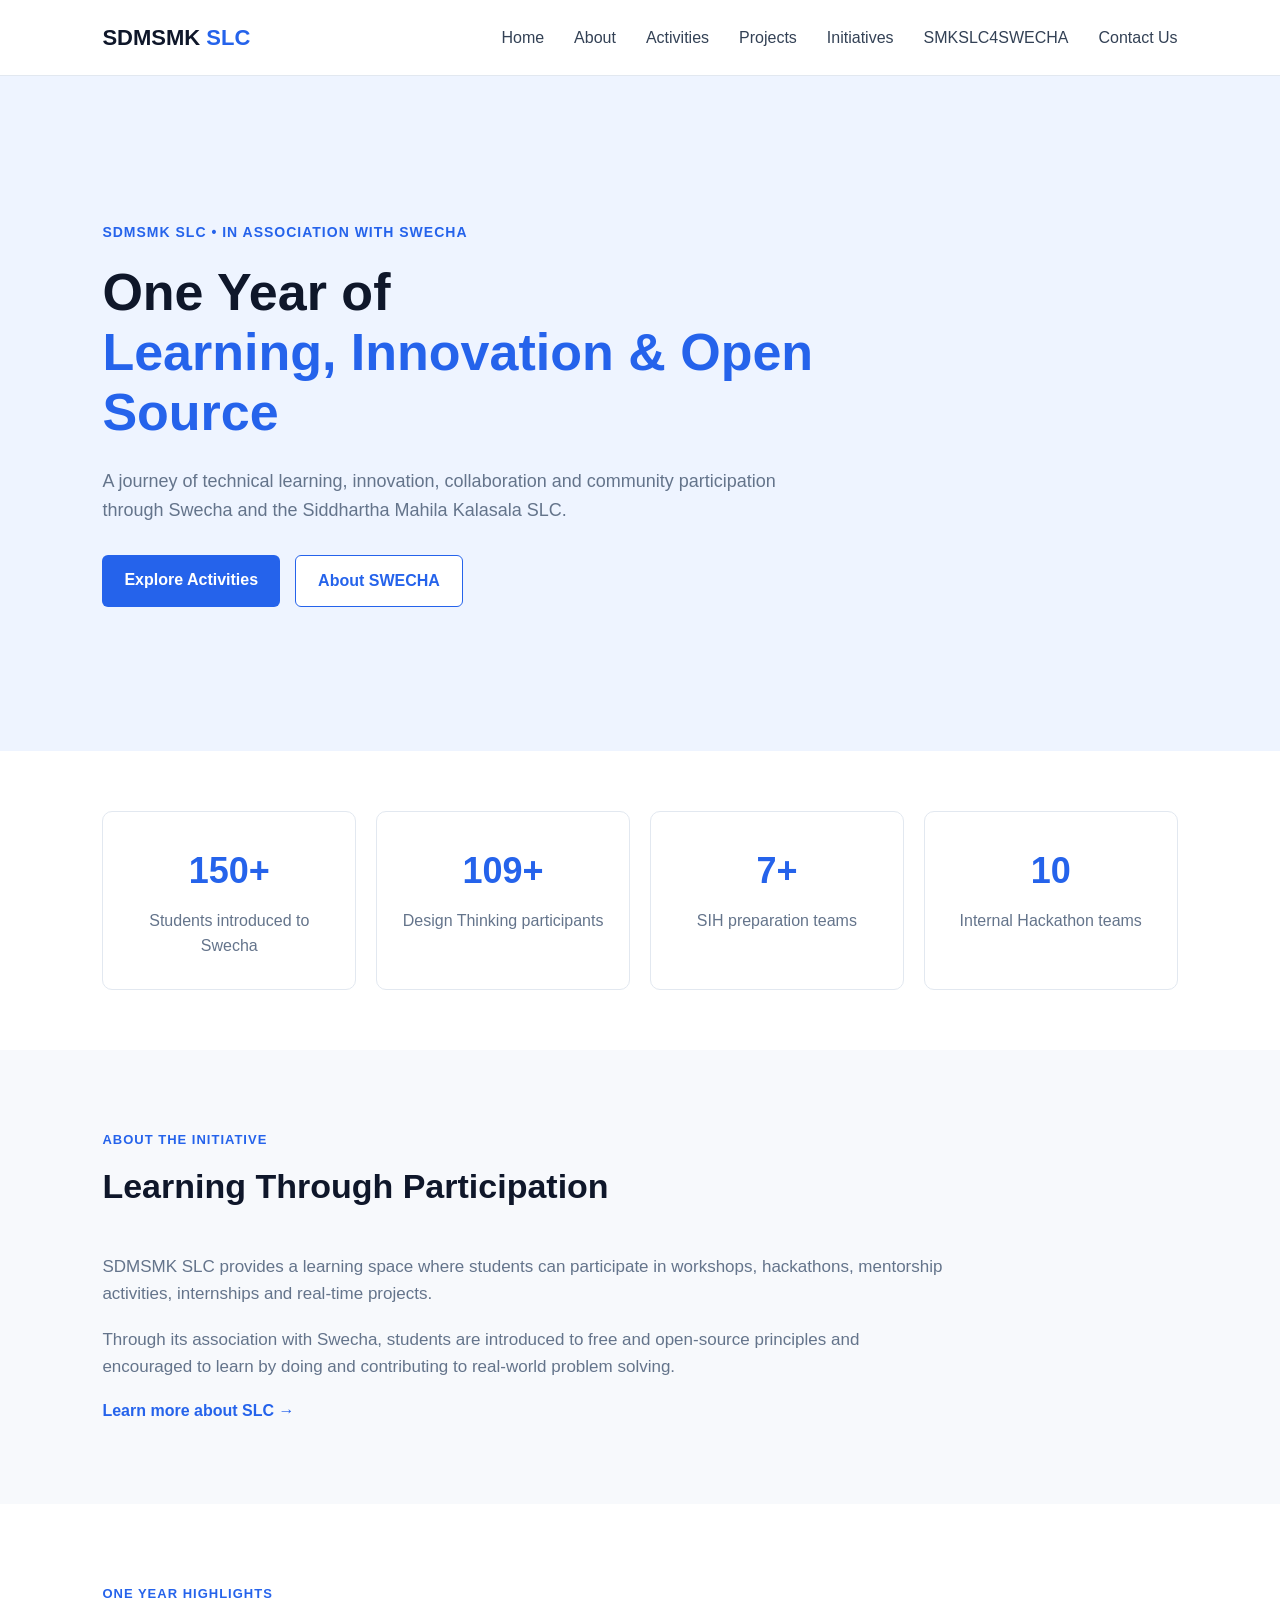
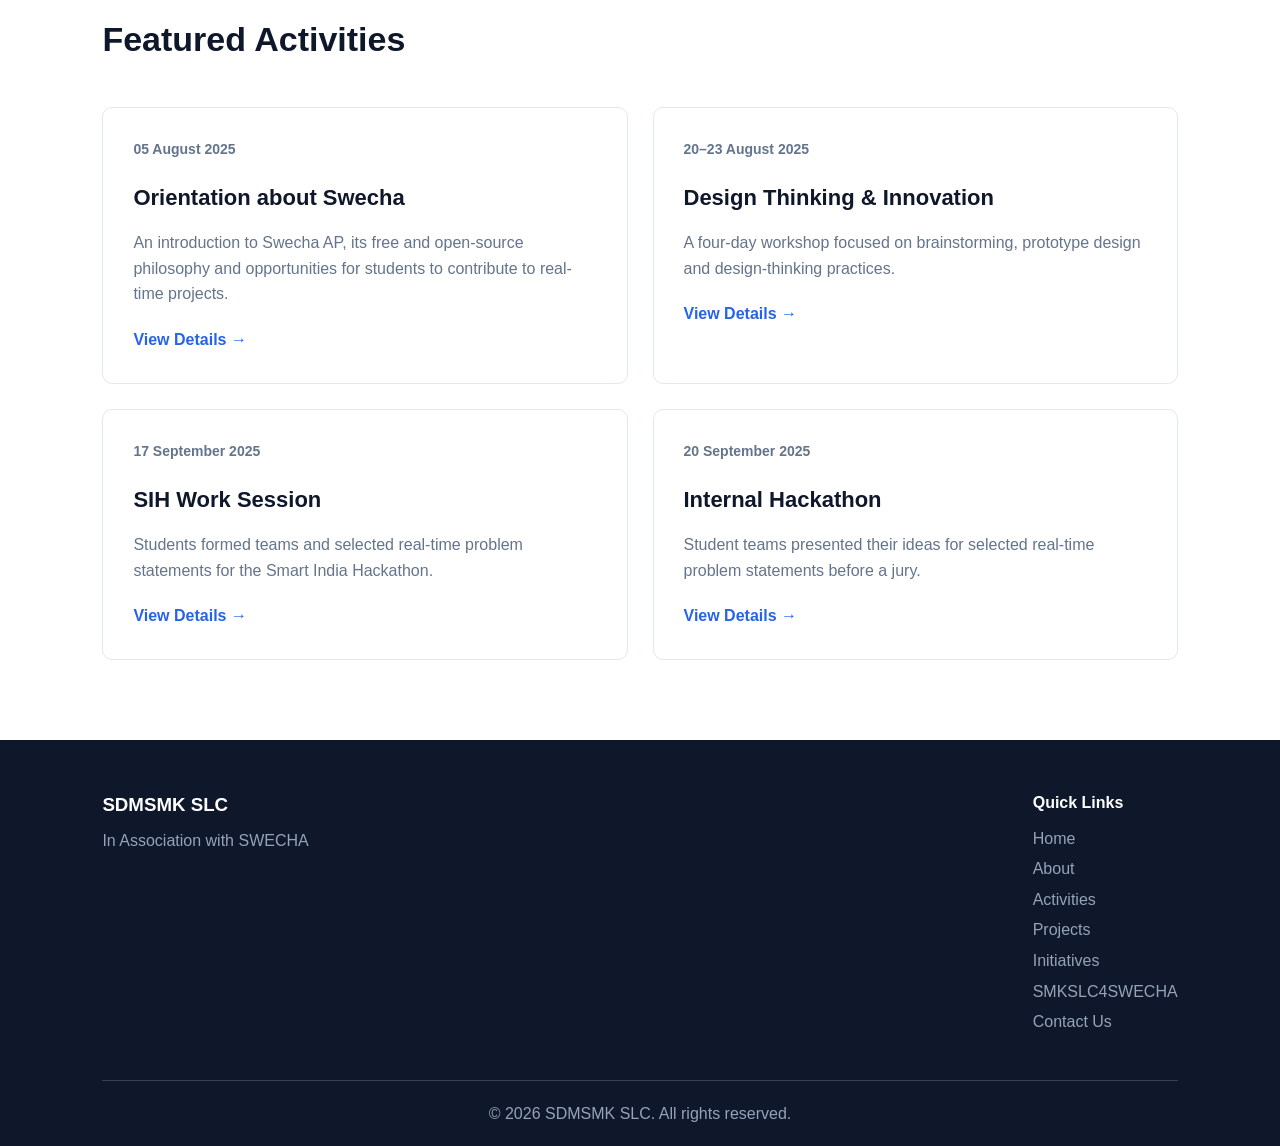
<file: index.html>
<!DOCTYPE html>
<html lang="en">
<head>
<meta charset="UTF-8">
<meta name="viewport" content="width=device-width, initial-scale=1.0">
<title>SDMSMK SLC | SWECHA</title>
<link rel="stylesheet" href="style.css">
</head>
<body>
<header><nav class="navbar">
<div class="logo">SDMSMK <span>SLC</span></div>
<ul class="nav-links">
<li><a href="index.html">Home</a></li><li><a href="about.html">About</a></li>
<li><a href="activities.html">Activities</a></li><li><a href="projects.html">Projects</a></li><li><a href="initiatives.html">Initiatives</a></li><li><a href="smkslc4swecha.html">SMKSLC4SWECHA</a></li><li><a href="contact.html">Contact Us</a></li>
</ul>
</nav></header>
<main>
<section class="hero"><div class="hero-content">
<p class="hero-small-text">SDMSMK SLC • IN ASSOCIATION WITH SWECHA</p>
<h1>One Year of <span>Learning, Innovation & Open Source</span></h1>
<p class="hero-description">A journey of technical learning, innovation, collaboration and community participation through Swecha and the Siddhartha Mahila Kalasala SLC.</p>
<div class="hero-buttons"><a href="activities.html" class="btn primary-btn">Explore Activities</a><a href="about.html" class="btn secondary-btn">About SWECHA</a></div>
</div></section>
<section class="statistics">
<div class="stat-card"><h2>150+</h2><p>Students introduced to Swecha</p></div>
<div class="stat-card"><h2>109+</h2><p>Design Thinking participants</p></div>
<div class="stat-card"><h2>7+</h2><p>SIH preparation teams</p></div>
<div class="stat-card"><h2>10</h2><p>Internal Hackathon teams</p></div>
</section>
<section class="introduction"><div class="section-heading"><p>ABOUT THE INITIATIVE</p><h2>Learning Through Participation</h2></div>
<div class="intro-content"><p>SDMSMK SLC provides a learning space where students can participate in workshops, hackathons, mentorship activities, internships and real-time projects.</p>
<p>Through its association with Swecha, students are introduced to free and open-source principles and encouraged to learn by doing and contributing to real-world problem solving.</p>
<a href="about.html" class="text-link">Learn more about SLC →</a></div></section>
<section class="activities-preview"><div class="section-heading"><p>ONE YEAR HIGHLIGHTS</p><h2>Featured Activities</h2></div>
<div class="activity-grid">
<article class="activity-card"><p class="activity-date">05 August 2025</p><h3>Orientation about Swecha</h3><p>An introduction to Swecha AP, its free and open-source philosophy and opportunities for students to contribute to real-time projects.</p><a href="activities.html">View Details →</a></article>
<article class="activity-card"><p class="activity-date">20–23 August 2025</p><h3>Design Thinking & Innovation</h3><p>A four-day workshop focused on brainstorming, prototype design and design-thinking practices.</p><a href="activities.html">View Details →</a></article>
<article class="activity-card"><p class="activity-date">17 September 2025</p><h3>SIH Work Session</h3><p>Students formed teams and selected real-time problem statements for the Smart India Hackathon.</p><a href="activities.html">View Details →</a></article>
<article class="activity-card"><p class="activity-date">20 September 2025</p><h3>Internal Hackathon</h3><p>Student teams presented their ideas for selected real-time problem statements before a jury.</p><a href="activities.html">View Details →</a></article>
</div></section>
</main>
<footer><div class="footer-content"><div><h3>SDMSMK SLC</h3><p>In Association with SWECHA</p></div><div><h4>Quick Links</h4><a href="index.html">Home</a><a href="about.html">About</a><a href="activities.html">Activities</a><a href="projects.html">Projects</a><a href="initiatives.html">Initiatives</a><a href="smkslc4swecha.html">SMKSLC4SWECHA</a><a href="contact.html">Contact Us</a></div></div>
<div class="copyright"><p>© 2026 SDMSMK SLC. All rights reserved.</p></div></footer>
</body></html>
</file>
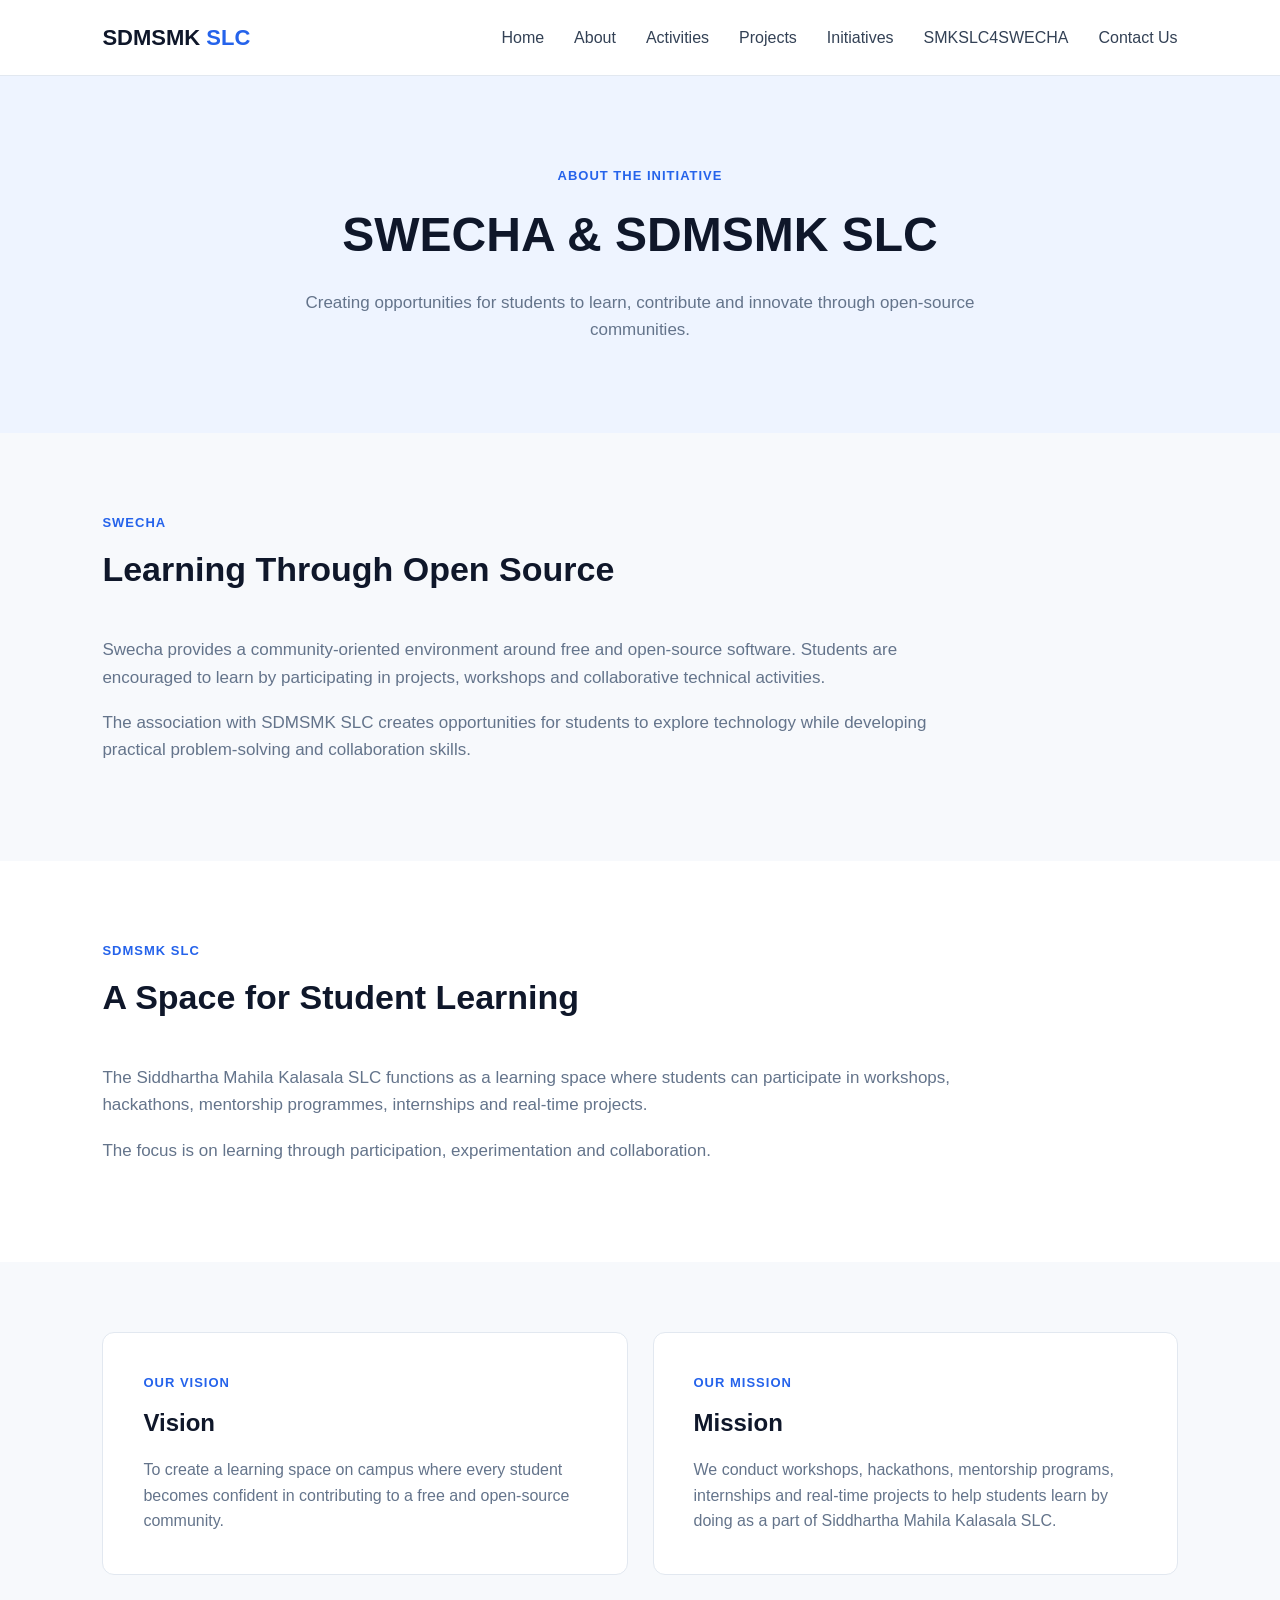
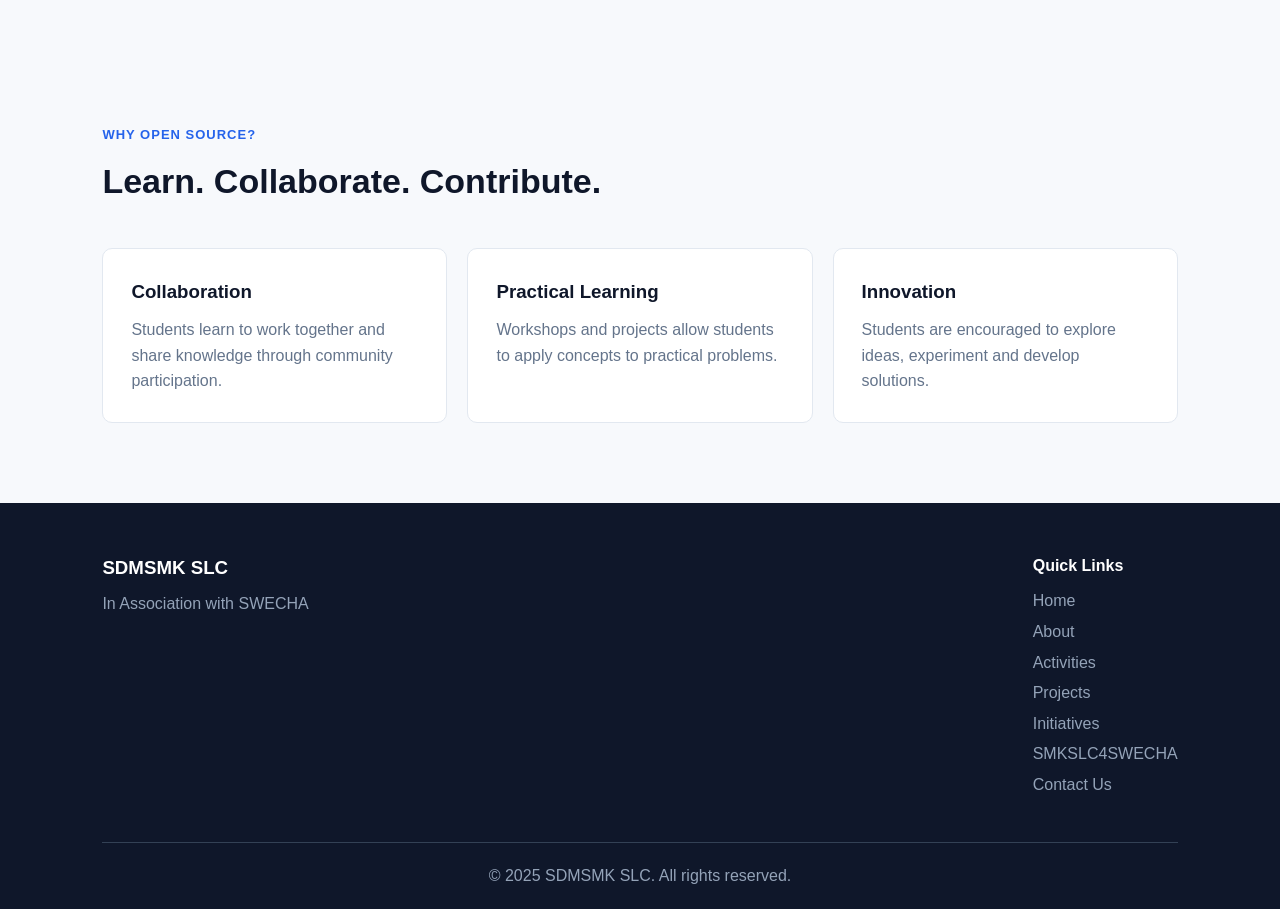
<file: about.html>
<!DOCTYPE html>
<html lang="en"><head><meta charset="UTF-8"><meta name="viewport" content="width=device-width, initial-scale=1.0"><title>About | SDMSMK SLC</title><link rel="stylesheet" href="style.css"></head>
<body><header><nav class="navbar"><div class="logo">SDMSMK <span>SLC</span></div><ul class="nav-links"><li><a href="index.html">Home</a></li><li><a href="about.html">About</a></li><li><a href="activities.html">Activities</a></li><li><a href="projects.html">Projects</a></li><li><a href="initiatives.html">Initiatives</a></li><li><a href="smkslc4swecha.html">SMKSLC4SWECHA</a></li><li><a href="contact.html">Contact Us</a></li></ul></nav></header>
<main><section class="page-header"><p>ABOUT THE INITIATIVE</p><h1>SWECHA & SDMSMK SLC</h1><p>Creating opportunities for students to learn, contribute and innovate through open-source communities.</p></section>
<section class="content-section"><div class="section-heading"><p>SWECHA</p><h2>Learning Through Open Source</h2></div><div class="content-text"><p>Swecha provides a community-oriented environment around free and open-source software. Students are encouraged to learn by participating in projects, workshops and collaborative technical activities.</p><p>The association with SDMSMK SLC creates opportunities for students to explore technology while developing practical problem-solving and collaboration skills.</p></div></section>
<section class="content-section alternate"><div class="section-heading"><p>SDMSMK SLC</p><h2>A Space for Student Learning</h2></div><div class="content-text"><p>The Siddhartha Mahila Kalasala SLC functions as a learning space where students can participate in workshops, hackathons, mentorship programmes, internships and real-time projects.</p><p>The focus is on learning through participation, experimentation and collaboration.</p></div></section>
<section class="vision-mission"><div class="info-card"><p class="card-label">OUR VISION</p><h2>Vision</h2><p>To create a learning space on campus where every student becomes confident in contributing to a free and open-source community.</p></div><div class="info-card"><p class="card-label">OUR MISSION</p><h2>Mission</h2><p>We conduct workshops, hackathons, mentorship programs, internships and real-time projects to help students learn by doing as a part of Siddhartha Mahila Kalasala SLC.</p></div></section>
<section class="content-section"><div class="section-heading"><p>WHY OPEN SOURCE?</p><h2>Learn. Collaborate. Contribute.</h2></div><div class="three-column"><div class="simple-card"><h3>Collaboration</h3><p>Students learn to work together and share knowledge through community participation.</p></div><div class="simple-card"><h3>Practical Learning</h3><p>Workshops and projects allow students to apply concepts to practical problems.</p></div><div class="simple-card"><h3>Innovation</h3><p>Students are encouraged to explore ideas, experiment and develop solutions.</p></div></div></section></main>
<footer><div class="footer-content"><div><h3>SDMSMK SLC</h3><p>In Association with SWECHA</p></div><div><h4>Quick Links</h4><a href="index.html">Home</a><a href="about.html">About</a><a href="activities.html">Activities</a><a href="projects.html">Projects</a><a href="initiatives.html">Initiatives</a><a href="smkslc4swecha.html">SMKSLC4SWECHA</a><a href="contact.html">Contact Us</a></div></div><div class="copyright"><p>© 2025 SDMSMK SLC. All rights reserved.</p></div></footer></body></html>
</file>
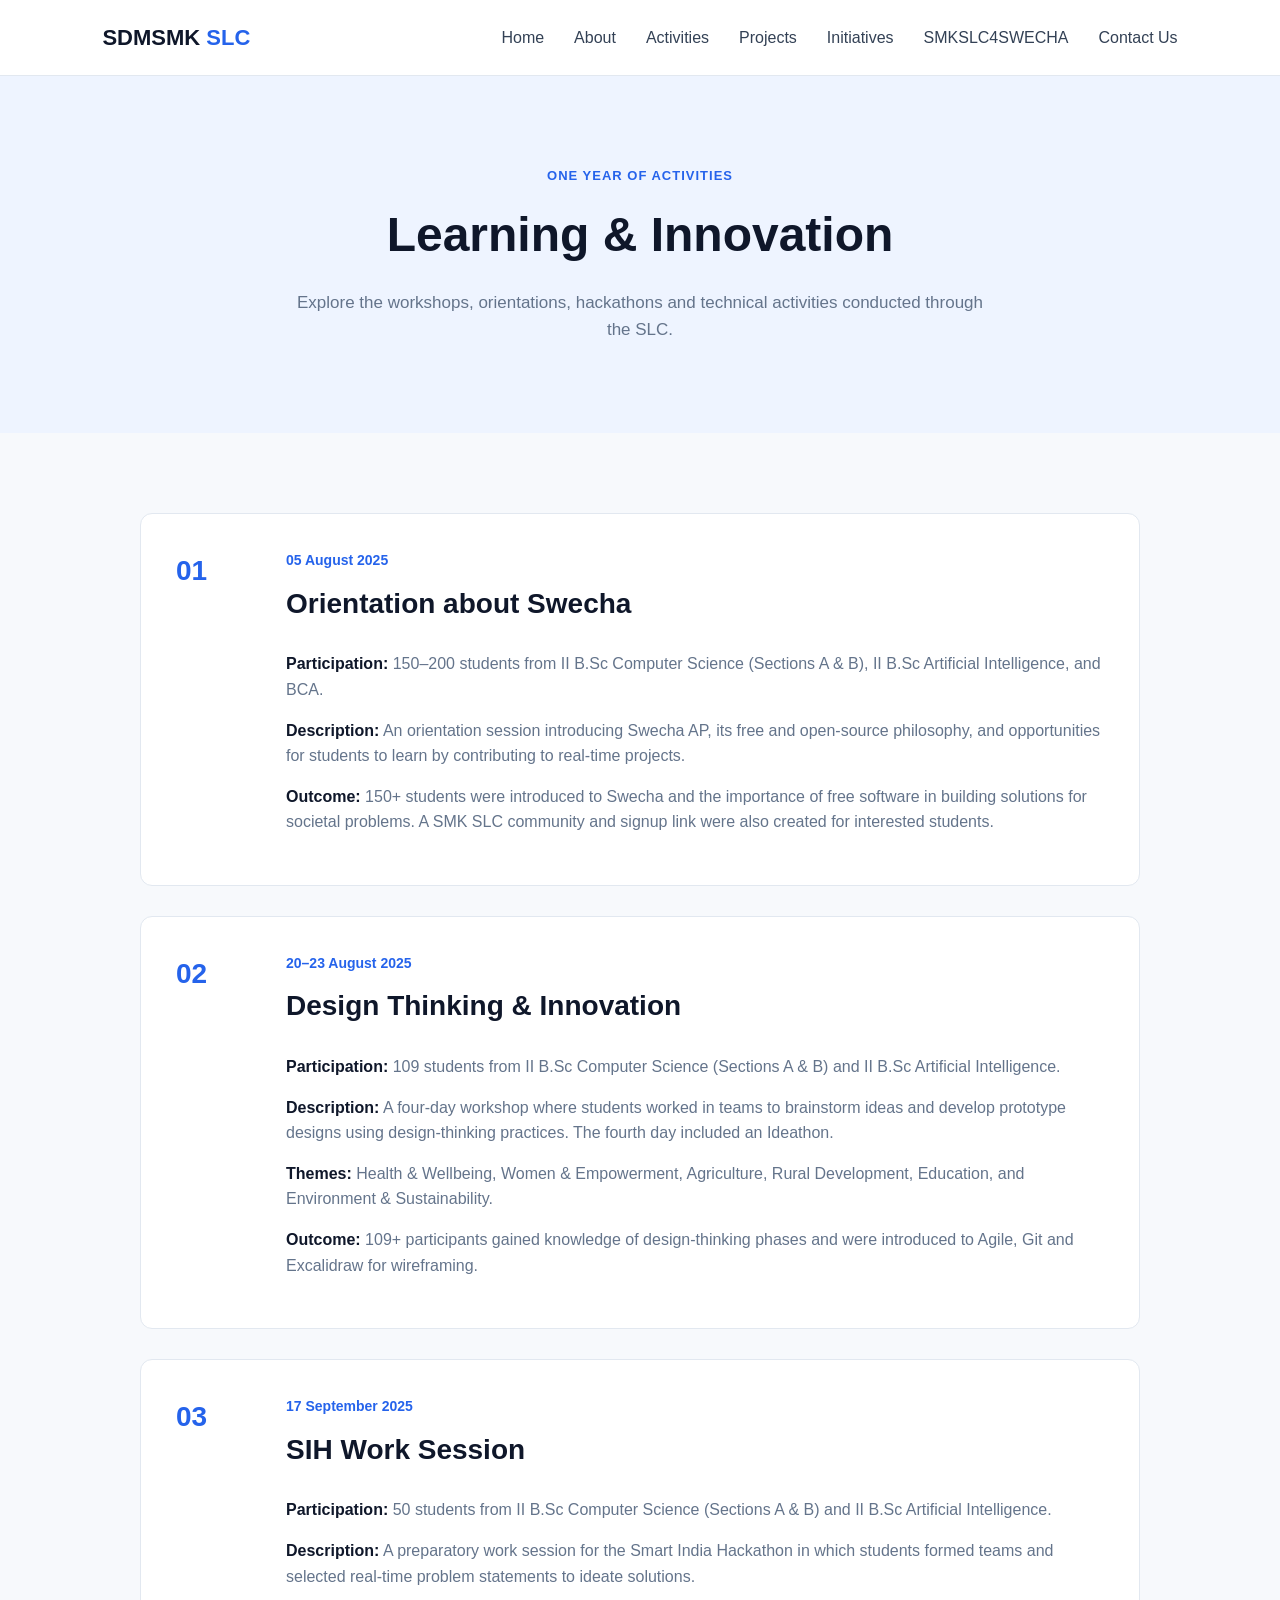
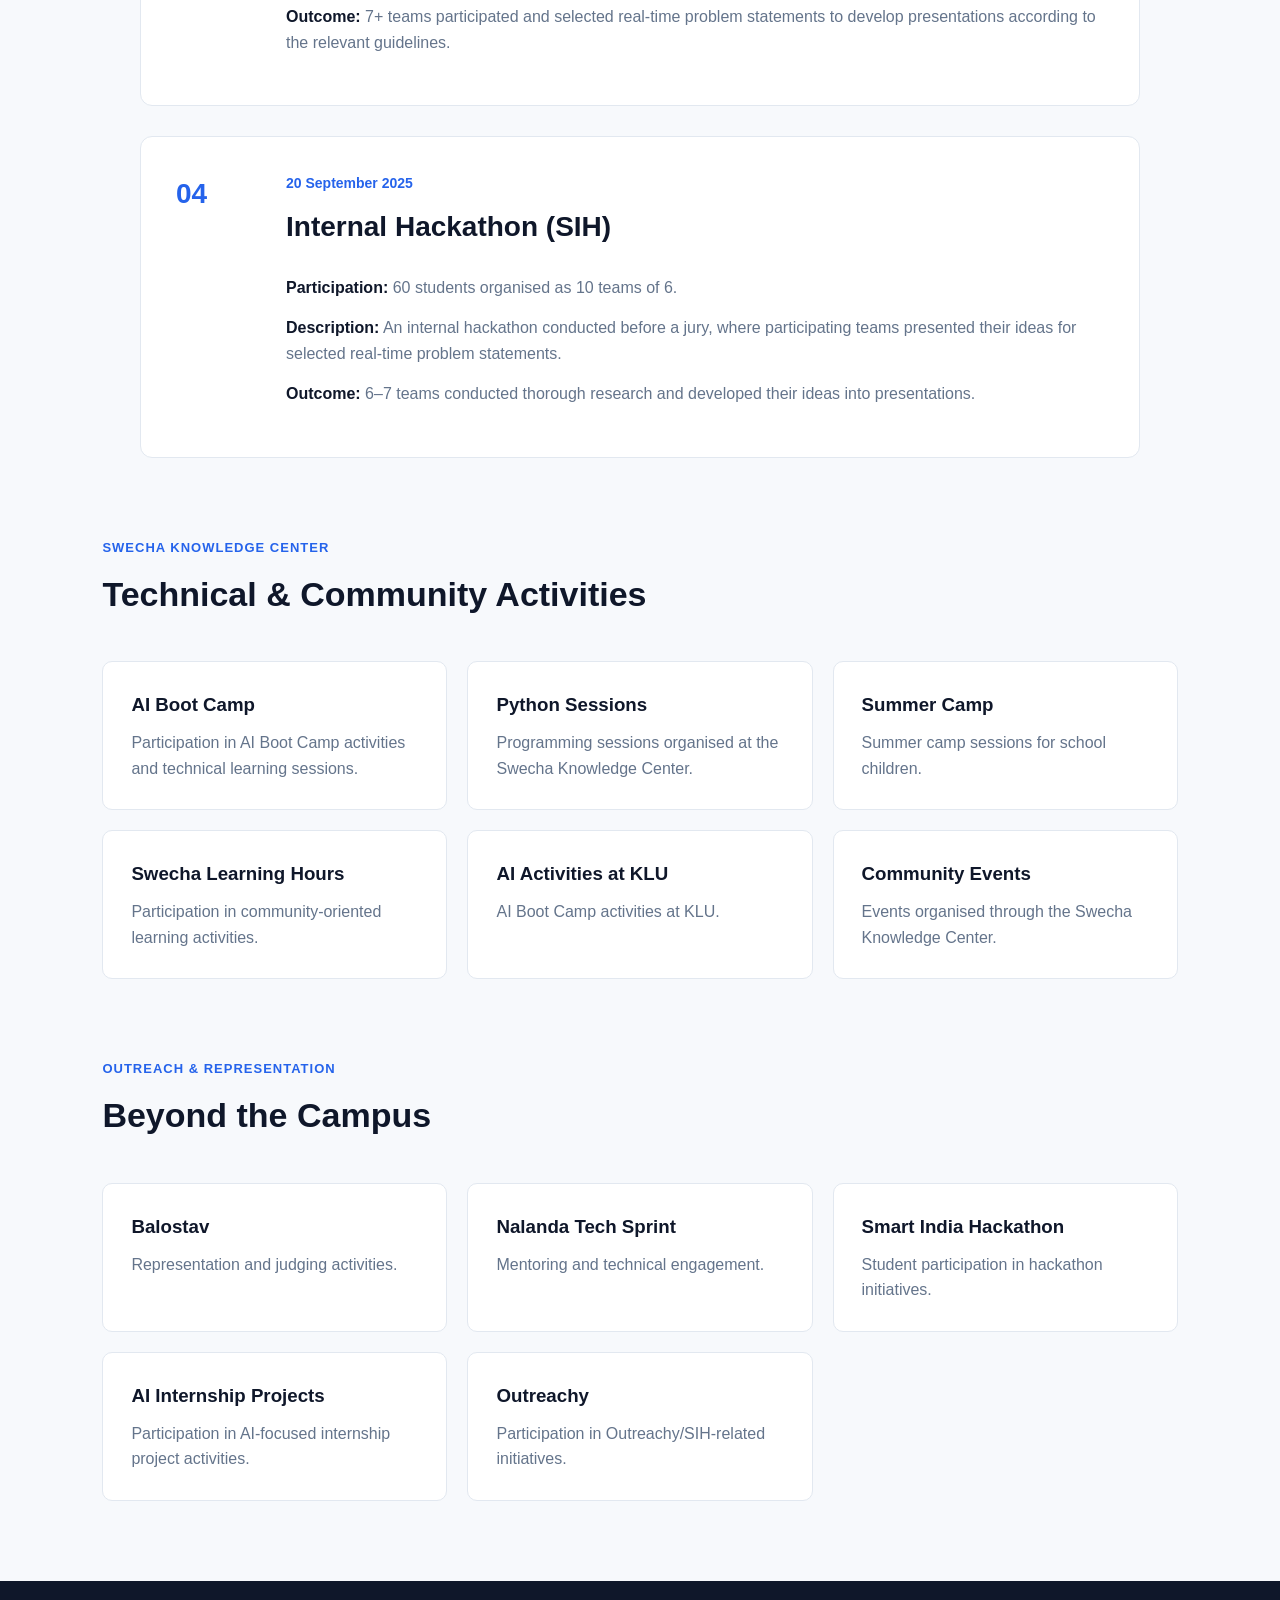
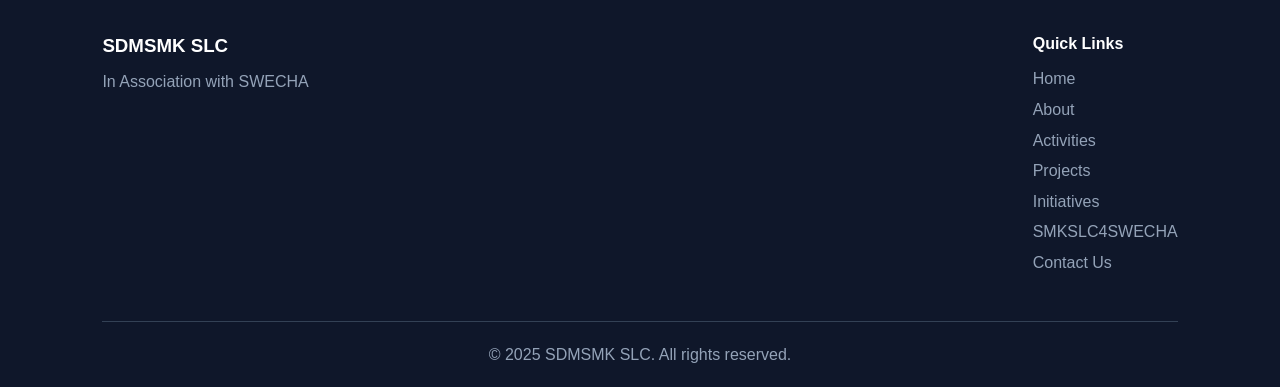
<file: activities.html>
<!DOCTYPE html>
<html lang="en"><head><meta charset="UTF-8"><meta name="viewport" content="width=device-width, initial-scale=1.0"><title>Activities | SDMSMK SLC</title><link rel="stylesheet" href="style.css"></head>
<body><header><nav class="navbar"><div class="logo">SDMSMK <span>SLC</span></div><ul class="nav-links"><li><a href="index.html">Home</a></li><li><a href="about.html">About</a></li><li><a href="activities.html">Activities</a></li><li><a href="projects.html">Projects</a></li><li><a href="initiatives.html">Initiatives</a></li><li><a href="smkslc4swecha.html">SMKSLC4SWECHA</a></li><li><a href="contact.html">Contact Us</a></li></ul></nav></header>
<main><section class="page-header"><p>ONE YEAR OF ACTIVITIES</p><h1>Learning & Innovation</h1><p>Explore the workshops, orientations, hackathons and technical activities conducted through the SLC.</p></section>
<section class="activities-page">
<article class="large-activity-card"><div class="activity-number">01</div><div class="activity-information"><p class="activity-date">05 August 2025</p><h2>Orientation about Swecha</h2><div class="activity-details"><p><strong>Participation:</strong> 150–200 students from II B.Sc Computer Science (Sections A & B), II B.Sc Artificial Intelligence, and BCA.</p><p><strong>Description:</strong> An orientation session introducing Swecha AP, its free and open-source philosophy, and opportunities for students to learn by contributing to real-time projects.</p><p><strong>Outcome:</strong> 150+ students were introduced to Swecha and the importance of free software in building solutions for societal problems. A SMK SLC community and signup link were also created for interested students.</p></div></div></article>
<article class="large-activity-card"><div class="activity-number">02</div><div class="activity-information"><p class="activity-date">20–23 August 2025</p><h2>Design Thinking & Innovation</h2><div class="activity-details"><p><strong>Participation:</strong> 109 students from II B.Sc Computer Science (Sections A & B) and II B.Sc Artificial Intelligence.</p><p><strong>Description:</strong> A four-day workshop where students worked in teams to brainstorm ideas and develop prototype designs using design-thinking practices. The fourth day included an Ideathon.</p><p><strong>Themes:</strong> Health & Wellbeing, Women & Empowerment, Agriculture, Rural Development, Education, and Environment & Sustainability.</p><p><strong>Outcome:</strong> 109+ participants gained knowledge of design-thinking phases and were introduced to Agile, Git and Excalidraw for wireframing.</p></div></div></article>
<article class="large-activity-card"><div class="activity-number">03</div><div class="activity-information"><p class="activity-date">17 September 2025</p><h2>SIH Work Session</h2><div class="activity-details"><p><strong>Participation:</strong> 50 students from II B.Sc Computer Science (Sections A & B) and II B.Sc Artificial Intelligence.</p><p><strong>Description:</strong> A preparatory work session for the Smart India Hackathon in which students formed teams and selected real-time problem statements to ideate solutions.</p><p><strong>Outcome:</strong> 7+ teams participated and selected real-time problem statements to develop presentations according to the relevant guidelines.</p></div></div></article>
<article class="large-activity-card"><div class="activity-number">04</div><div class="activity-information"><p class="activity-date">20 September 2025</p><h2>Internal Hackathon (SIH)</h2><div class="activity-details"><p><strong>Participation:</strong> 60 students organised as 10 teams of 6.</p><p><strong>Description:</strong> An internal hackathon conducted before a jury, where participating teams presented their ideas for selected real-time problem statements.</p><p><strong>Outcome:</strong> 6–7 teams conducted thorough research and developed their ideas into presentations.</p></div></div></article>
<section class="activity-category"><div class="section-heading"><p>SWECHA KNOWLEDGE CENTER</p><h2>Technical & Community Activities</h2></div><div class="three-column"><div class="simple-card"><h3>AI Boot Camp</h3><p>Participation in AI Boot Camp activities and technical learning sessions.</p></div><div class="simple-card"><h3>Python Sessions</h3><p>Programming sessions organised at the Swecha Knowledge Center.</p></div><div class="simple-card"><h3>Summer Camp</h3><p>Summer camp sessions for school children.</p></div><div class="simple-card"><h3>Swecha Learning Hours</h3><p>Participation in community-oriented learning activities.</p></div><div class="simple-card"><h3>AI Activities at KLU</h3><p>AI Boot Camp activities at KLU.</p></div><div class="simple-card"><h3>Community Events</h3><p>Events organised through the Swecha Knowledge Center.</p></div></div></section>
<section class="activity-category"><div class="section-heading"><p>OUTREACH & REPRESENTATION</p><h2>Beyond the Campus</h2></div><div class="three-column"><div class="simple-card"><h3>Balostav</h3><p>Representation and judging activities.</p></div><div class="simple-card"><h3>Nalanda Tech Sprint</h3><p>Mentoring and technical engagement.</p></div><div class="simple-card"><h3>Smart India Hackathon</h3><p>Student participation in hackathon initiatives.</p></div><div class="simple-card"><h3>AI Internship Projects</h3><p>Participation in AI-focused internship project activities.</p></div><div class="simple-card"><h3>Outreachy</h3><p>Participation in Outreachy/SIH-related initiatives.</p></div></div></section>
</section></main>
<footer><div class="footer-content"><div><h3>SDMSMK SLC</h3><p>In Association with SWECHA</p></div><div><h4>Quick Links</h4><a href="index.html">Home</a><a href="about.html">About</a><a href="activities.html">Activities</a><a href="projects.html">Projects</a><a href="initiatives.html">Initiatives</a><a href="smkslc4swecha.html">SMKSLC4SWECHA</a><a href="contact.html">Contact Us</a></div></div><div class="copyright"><p>© 2025 SDMSMK SLC. All rights reserved.</p></div></footer></body></html>
</file>
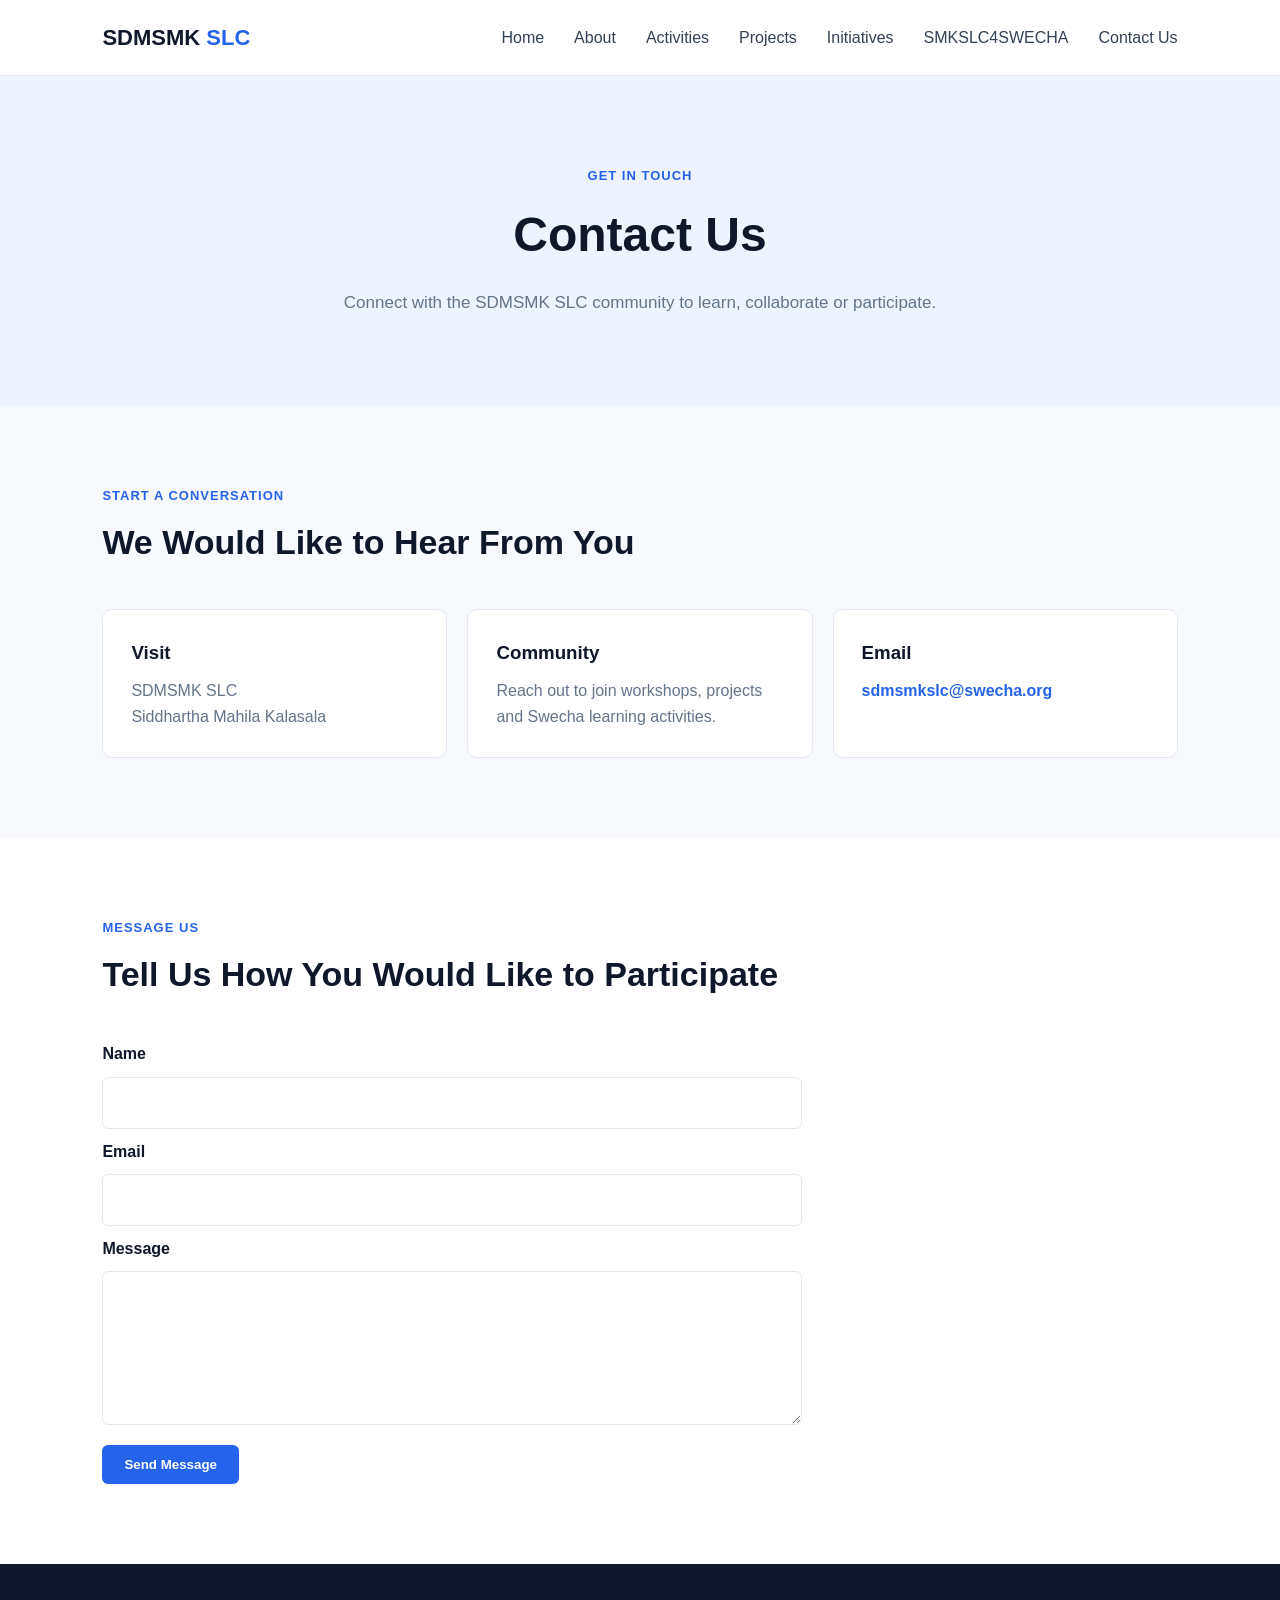
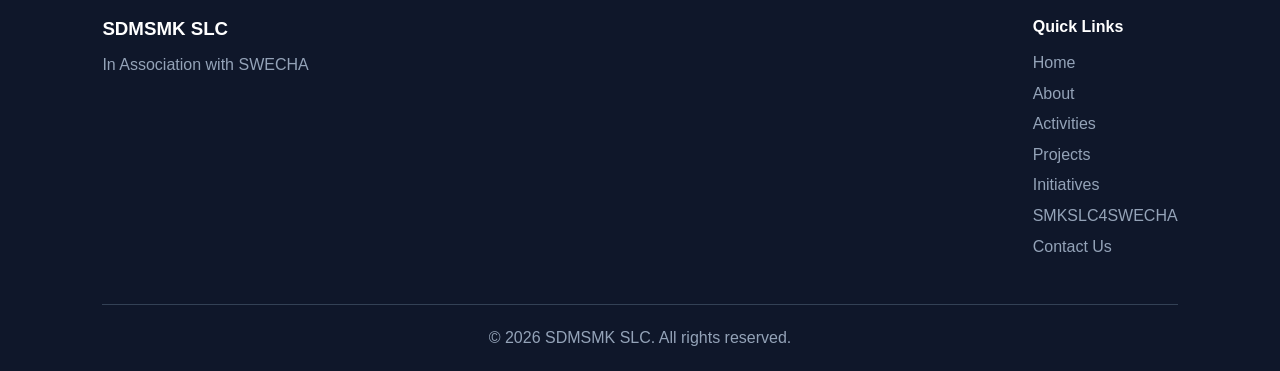
<file: contact.html>
<!DOCTYPE html>
<html lang="en">
<head><meta charset="UTF-8"><meta name="viewport" content="width=device-width, initial-scale=1.0"><title>Contact Us | SDMSMK SLC</title><link rel="stylesheet" href="style.css"></head>
<body>
<header><nav class="navbar"><div class="logo">SDMSMK <span>SLC</span></div><ul class="nav-links"><li><a href="index.html">Home</a></li><li><a href="about.html">About</a></li><li><a href="activities.html">Activities</a></li><li><a href="projects.html">Projects</a></li><li><a href="initiatives.html">Initiatives</a></li><li><a href="smkslc4swecha.html">SMKSLC4SWECHA</a></li><li><a href="contact.html">Contact Us</a></li></ul></nav></header>
<main><section class="page-header"><p>GET IN TOUCH</p><h1>Contact Us</h1><p>Connect with the SDMSMK SLC community to learn, collaborate or participate.</p></section>
<section class="content-section"><div class="section-heading"><p>START A CONVERSATION</p><h2>We Would Like to Hear From You</h2></div><div class="three-column"><div class="simple-card"><h3>Visit</h3><p>SDMSMK SLC<br>Siddhartha Mahila Kalasala</p></div><div class="simple-card"><h3>Community</h3><p>Reach out to join workshops, projects and Swecha learning activities.</p></div><div class="simple-card"><h3>Email</h3><p><a class="text-link" href="mailto:sdmsmkslc@swecha.org">sdmsmkslc@swecha.org</a></p></div></div></section>
<section class="content-section alternate"><div class="section-heading"><p>MESSAGE US</p><h2>Tell Us How You Would Like to Participate</h2></div><div class="contact-form"><form action="mailto:sdmsmkslc@swecha.org" method="post" enctype="text/plain"><label for="name">Name</label><input id="name" name="name" type="text" required><label for="email">Email</label><input id="email" name="email" type="email" required><label for="message">Message</label><textarea id="message" name="message" rows="5" required></textarea><button class="btn primary-btn" type="submit">Send Message</button></form></div></section></main>
<footer><div class="footer-content"><div><h3>SDMSMK SLC</h3><p>In Association with SWECHA</p></div><div><h4>Quick Links</h4><a href="index.html">Home</a><a href="about.html">About</a><a href="activities.html">Activities</a><a href="projects.html">Projects</a><a href="initiatives.html">Initiatives</a><a href="smkslc4swecha.html">SMKSLC4SWECHA</a><a href="contact.html">Contact Us</a></div></div><div class="copyright"><p>© 2026 SDMSMK SLC. All rights reserved.</p></div></footer>
</body></html>
</file>
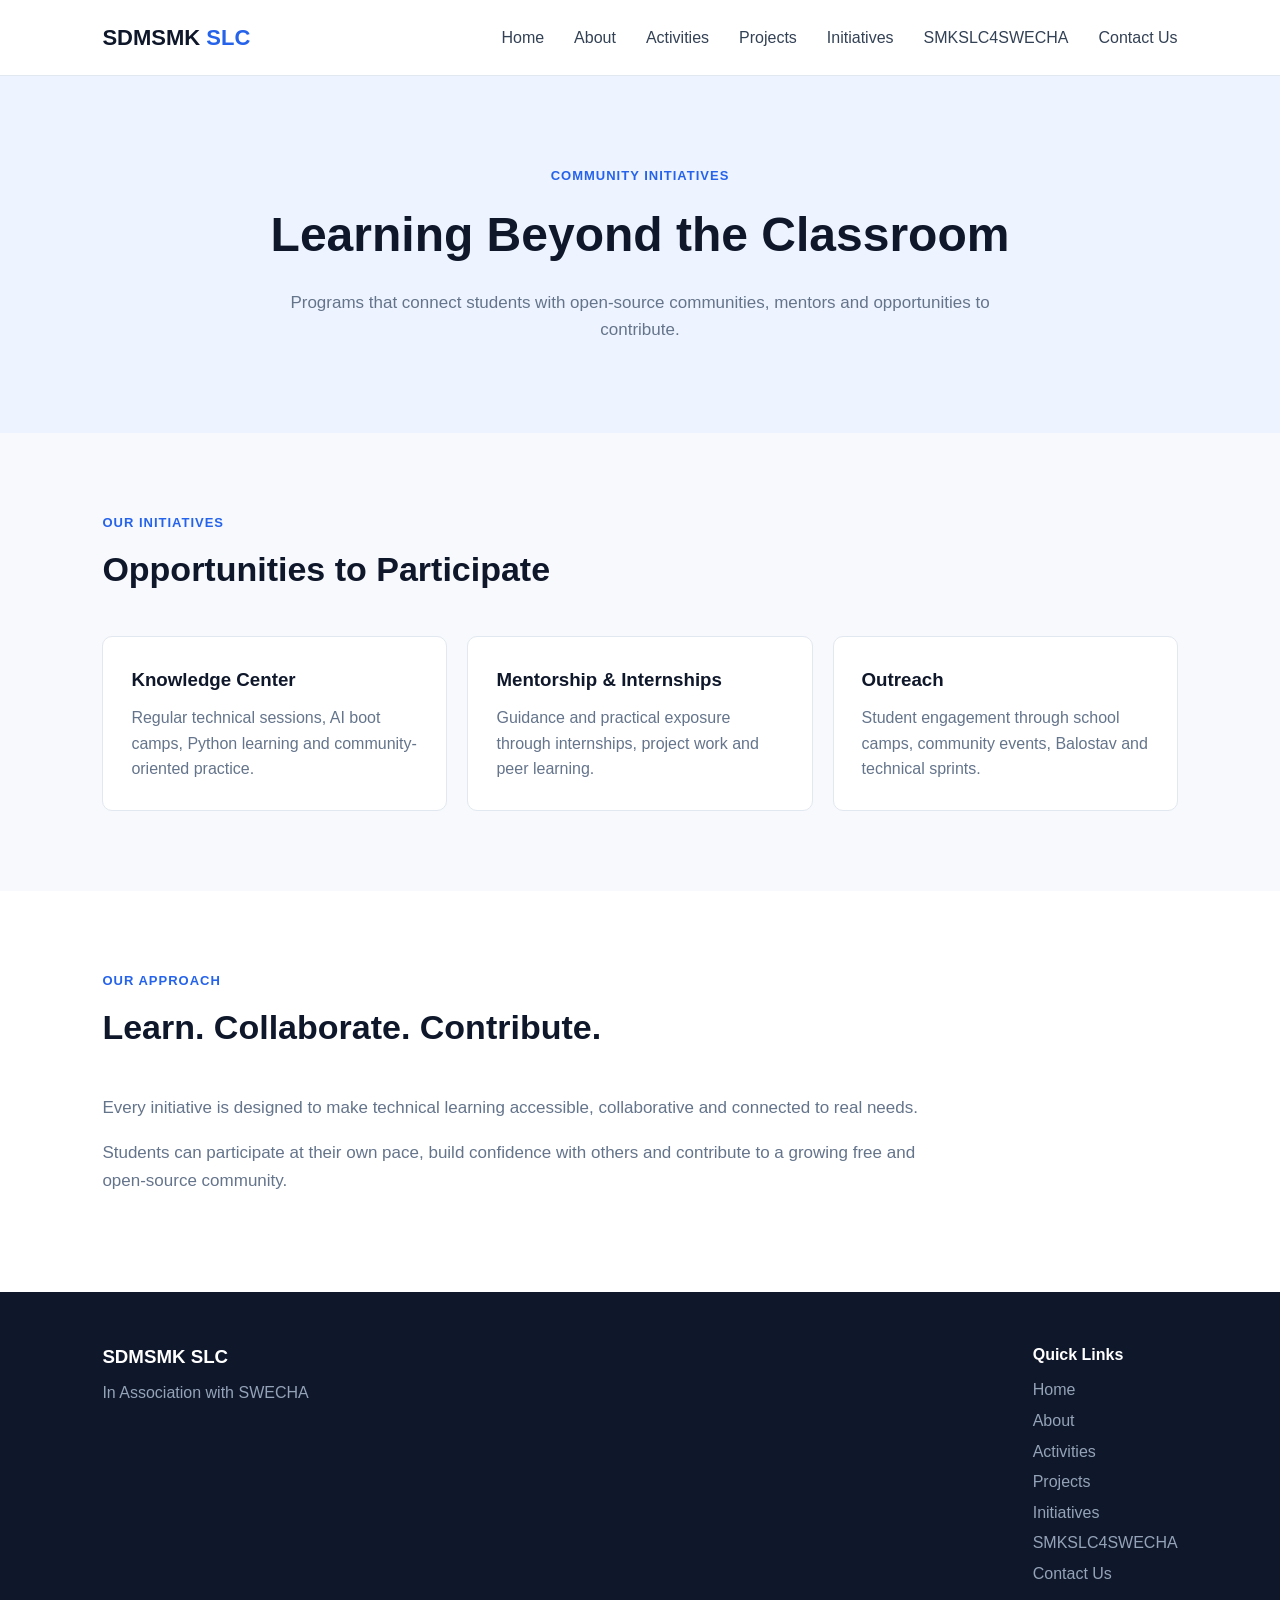
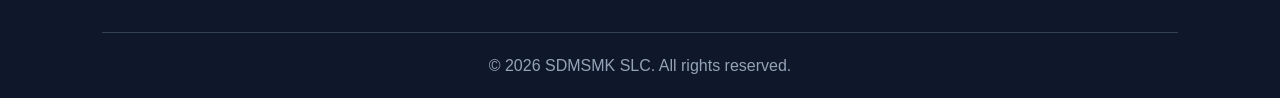
<file: initiatives.html>
<!DOCTYPE html>
<html lang="en">
<head><meta charset="UTF-8"><meta name="viewport" content="width=device-width, initial-scale=1.0"><title>Initiatives | SDMSMK SLC</title><link rel="stylesheet" href="style.css"></head>
<body>
<header><nav class="navbar"><div class="logo">SDMSMK <span>SLC</span></div><ul class="nav-links"><li><a href="index.html">Home</a></li><li><a href="about.html">About</a></li><li><a href="activities.html">Activities</a></li><li><a href="projects.html">Projects</a></li><li><a href="initiatives.html">Initiatives</a></li><li><a href="smkslc4swecha.html">SMKSLC4SWECHA</a></li><li><a href="contact.html">Contact Us</a></li></ul></nav></header>
<main><section class="page-header"><p>COMMUNITY INITIATIVES</p><h1>Learning Beyond the Classroom</h1><p>Programs that connect students with open-source communities, mentors and opportunities to contribute.</p></section>
<section class="content-section"><div class="section-heading"><p>OUR INITIATIVES</p><h2>Opportunities to Participate</h2></div><div class="three-column"><div class="simple-card"><h3>Knowledge Center</h3><p>Regular technical sessions, AI boot camps, Python learning and community-oriented practice.</p></div><div class="simple-card"><h3>Mentorship & Internships</h3><p>Guidance and practical exposure through internships, project work and peer learning.</p></div><div class="simple-card"><h3>Outreach</h3><p>Student engagement through school camps, community events, Balostav and technical sprints.</p></div></div></section>
<section class="content-section alternate"><div class="section-heading"><p>OUR APPROACH</p><h2>Learn. Collaborate. Contribute.</h2></div><div class="content-text"><p>Every initiative is designed to make technical learning accessible, collaborative and connected to real needs.</p><p>Students can participate at their own pace, build confidence with others and contribute to a growing free and open-source community.</p></div></section></main>
<footer><div class="footer-content"><div><h3>SDMSMK SLC</h3><p>In Association with SWECHA</p></div><div><h4>Quick Links</h4><a href="index.html">Home</a><a href="about.html">About</a><a href="activities.html">Activities</a><a href="projects.html">Projects</a><a href="initiatives.html">Initiatives</a><a href="smkslc4swecha.html">SMKSLC4SWECHA</a><a href="contact.html">Contact Us</a></div></div><div class="copyright"><p>© 2026 SDMSMK SLC. All rights reserved.</p></div></footer>
</body></html>
</file>
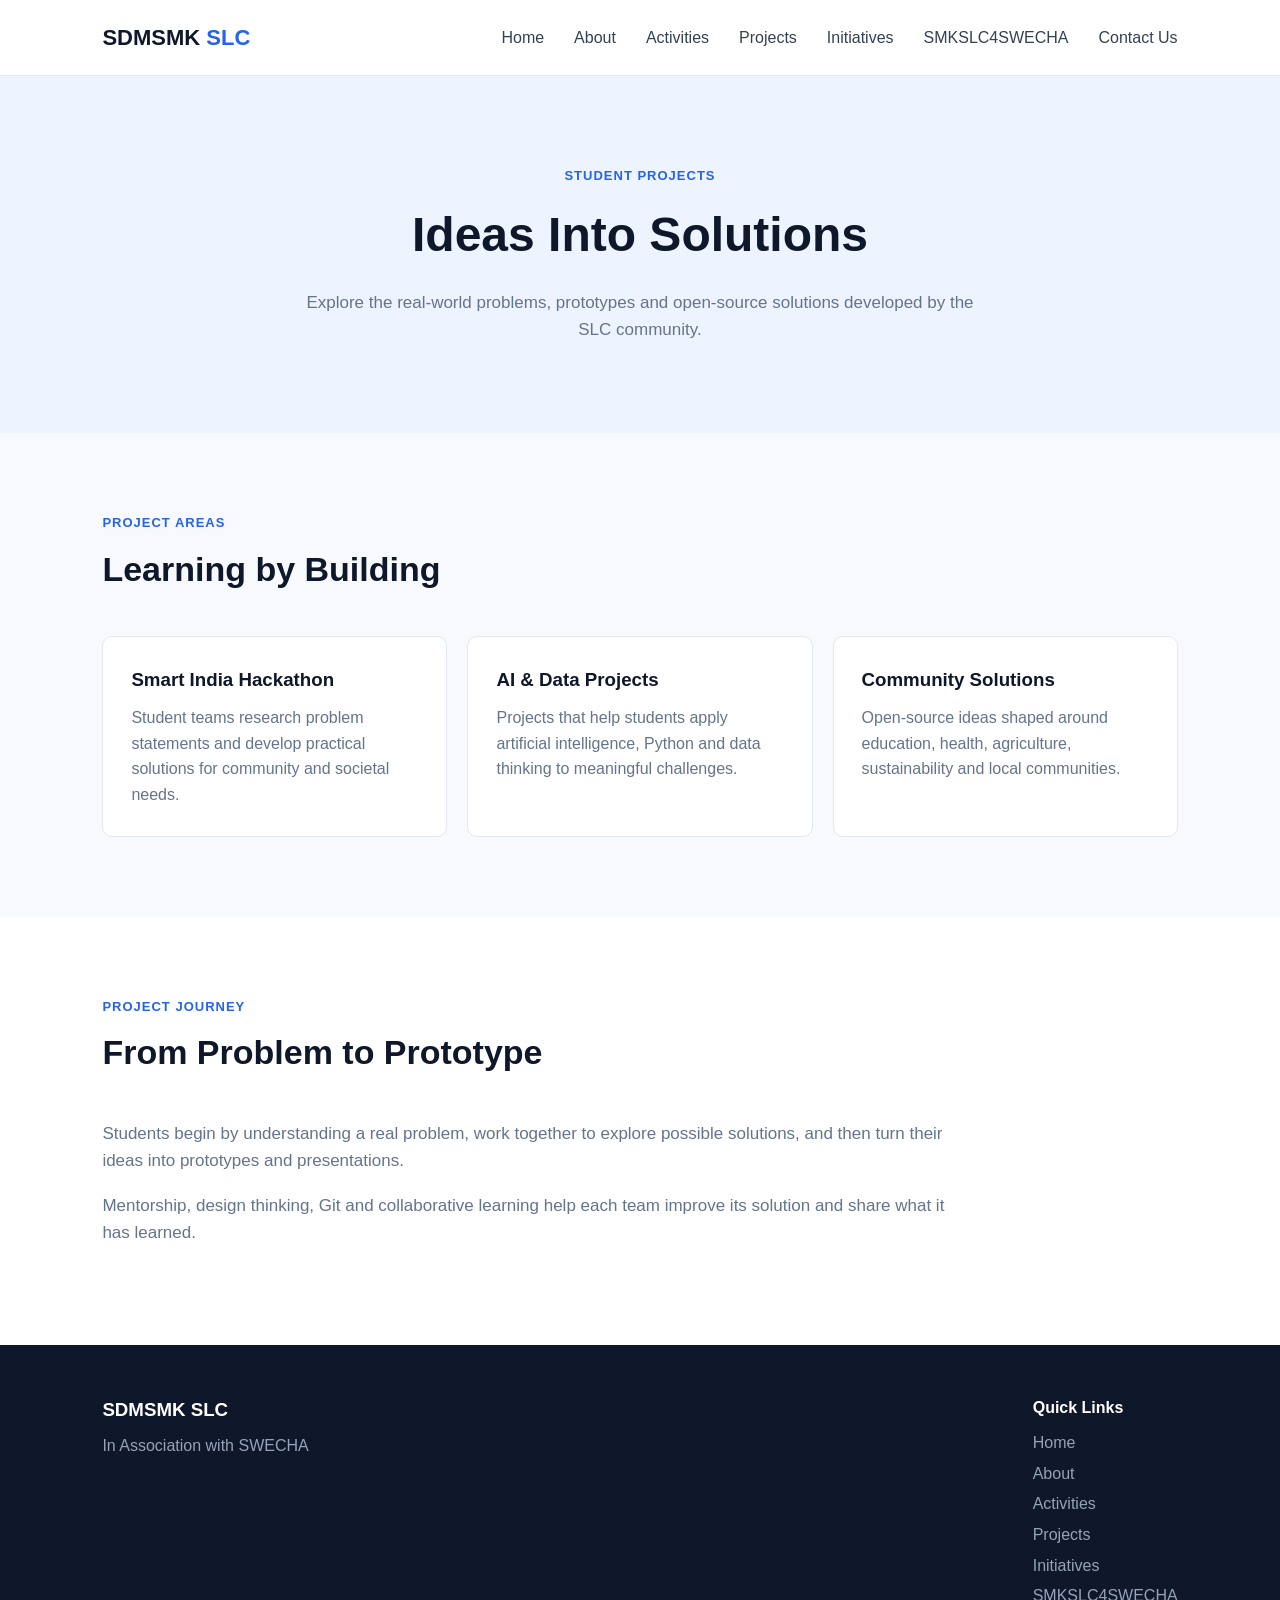
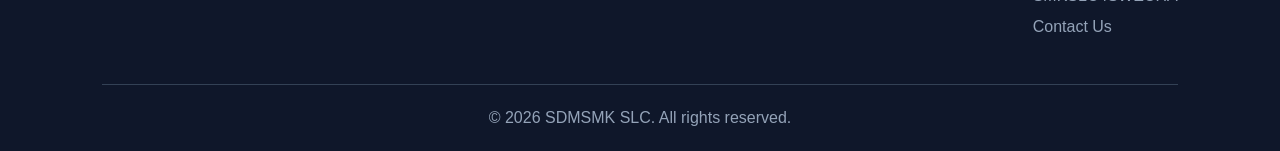
<file: projects.html>
<!DOCTYPE html>
<html lang="en">
<head><meta charset="UTF-8"><meta name="viewport" content="width=device-width, initial-scale=1.0"><title>Projects | SDMSMK SLC</title><link rel="stylesheet" href="style.css"></head>
<body>
<header><nav class="navbar"><div class="logo">SDMSMK <span>SLC</span></div><ul class="nav-links"><li><a href="index.html">Home</a></li><li><a href="about.html">About</a></li><li><a href="activities.html">Activities</a></li><li><a href="projects.html">Projects</a></li><li><a href="initiatives.html">Initiatives</a></li><li><a href="smkslc4swecha.html">SMKSLC4SWECHA</a></li><li><a href="contact.html">Contact Us</a></li></ul></nav></header>
<main><section class="page-header"><p>STUDENT PROJECTS</p><h1>Ideas Into Solutions</h1><p>Explore the real-world problems, prototypes and open-source solutions developed by the SLC community.</p></section>
<section class="content-section"><div class="section-heading"><p>PROJECT AREAS</p><h2>Learning by Building</h2></div><div class="three-column"><div class="simple-card"><h3>Smart India Hackathon</h3><p>Student teams research problem statements and develop practical solutions for community and societal needs.</p></div><div class="simple-card"><h3>AI & Data Projects</h3><p>Projects that help students apply artificial intelligence, Python and data thinking to meaningful challenges.</p></div><div class="simple-card"><h3>Community Solutions</h3><p>Open-source ideas shaped around education, health, agriculture, sustainability and local communities.</p></div></div></section>
<section class="content-section alternate"><div class="section-heading"><p>PROJECT JOURNEY</p><h2>From Problem to Prototype</h2></div><div class="content-text"><p>Students begin by understanding a real problem, work together to explore possible solutions, and then turn their ideas into prototypes and presentations.</p><p>Mentorship, design thinking, Git and collaborative learning help each team improve its solution and share what it has learned.</p></div></section></main>
<footer><div class="footer-content"><div><h3>SDMSMK SLC</h3><p>In Association with SWECHA</p></div><div><h4>Quick Links</h4><a href="index.html">Home</a><a href="about.html">About</a><a href="activities.html">Activities</a><a href="projects.html">Projects</a><a href="initiatives.html">Initiatives</a><a href="smkslc4swecha.html">SMKSLC4SWECHA</a><a href="contact.html">Contact Us</a></div></div><div class="copyright"><p>© 2026 SDMSMK SLC. All rights reserved.</p></div></footer>
</body></html>
</file>
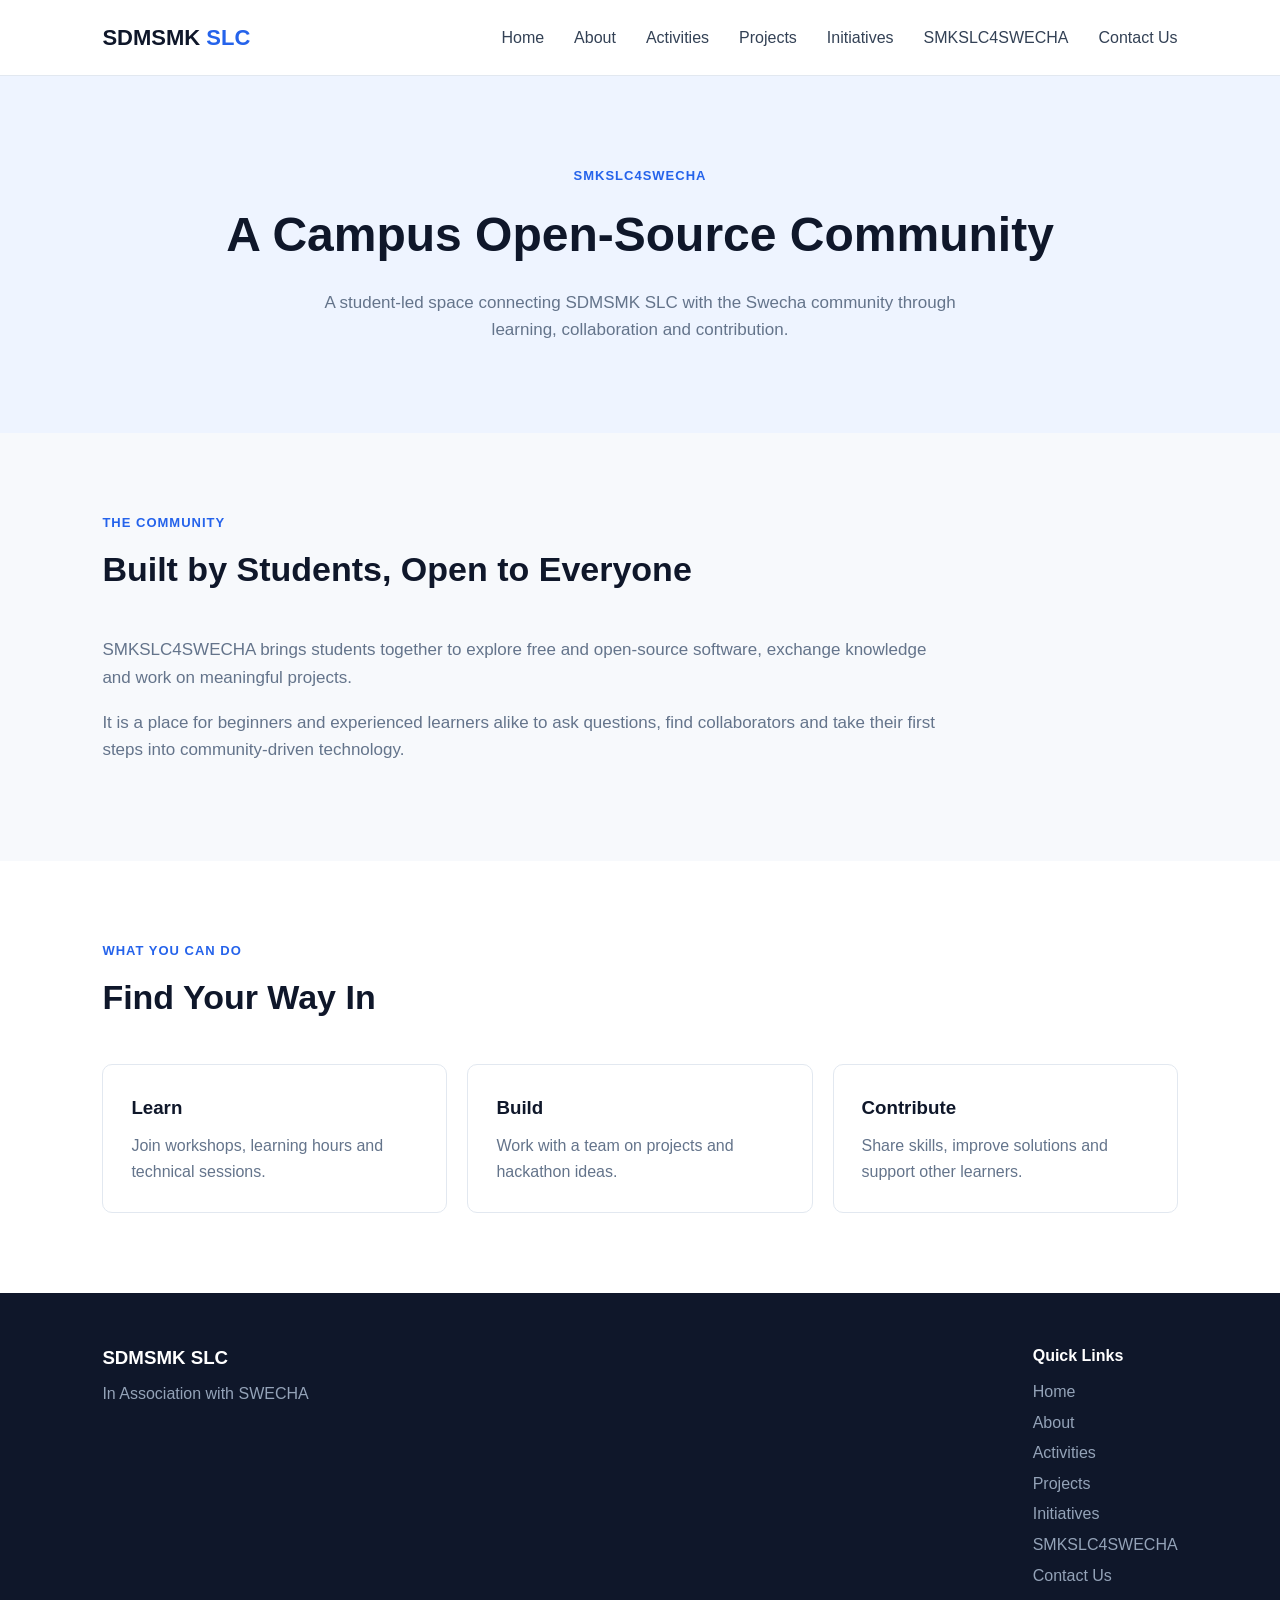
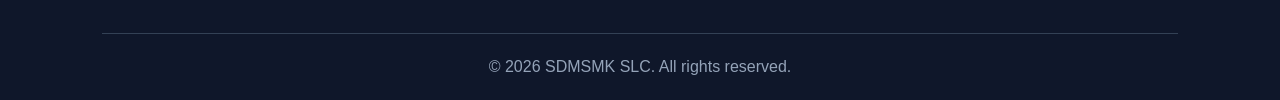
<file: smkslc4swecha.html>
<!DOCTYPE html>
<html lang="en">
<head><meta charset="UTF-8"><meta name="viewport" content="width=device-width, initial-scale=1.0"><title>SMKSLC4SWECHA | SDMSMK SLC</title><link rel="stylesheet" href="style.css"></head>
<body>
<header><nav class="navbar"><div class="logo">SDMSMK <span>SLC</span></div><ul class="nav-links"><li><a href="index.html">Home</a></li><li><a href="about.html">About</a></li><li><a href="activities.html">Activities</a></li><li><a href="projects.html">Projects</a></li><li><a href="initiatives.html">Initiatives</a></li><li><a href="smkslc4swecha.html">SMKSLC4SWECHA</a></li><li><a href="contact.html">Contact Us</a></li></ul></nav></header>
<main><section class="page-header"><p>SMKSLC4SWECHA</p><h1>A Campus Open-Source Community</h1><p>A student-led space connecting SDMSMK SLC with the Swecha community through learning, collaboration and contribution.</p></section>
<section class="content-section"><div class="section-heading"><p>THE COMMUNITY</p><h2>Built by Students, Open to Everyone</h2></div><div class="content-text"><p>SMKSLC4SWECHA brings students together to explore free and open-source software, exchange knowledge and work on meaningful projects.</p><p>It is a place for beginners and experienced learners alike to ask questions, find collaborators and take their first steps into community-driven technology.</p></div></section>
<section class="content-section alternate"><div class="section-heading"><p>WHAT YOU CAN DO</p><h2>Find Your Way In</h2></div><div class="three-column"><div class="simple-card"><h3>Learn</h3><p>Join workshops, learning hours and technical sessions.</p></div><div class="simple-card"><h3>Build</h3><p>Work with a team on projects and hackathon ideas.</p></div><div class="simple-card"><h3>Contribute</h3><p>Share skills, improve solutions and support other learners.</p></div></div></section></main>
<footer><div class="footer-content"><div><h3>SDMSMK SLC</h3><p>In Association with SWECHA</p></div><div><h4>Quick Links</h4><a href="index.html">Home</a><a href="about.html">About</a><a href="activities.html">Activities</a><a href="projects.html">Projects</a><a href="initiatives.html">Initiatives</a><a href="smkslc4swecha.html">SMKSLC4SWECHA</a><a href="contact.html">Contact Us</a></div></div><div class="copyright"><p>© 2026 SDMSMK SLC. All rights reserved.</p></div></footer>
</body></html>
</file>
<file: style.css>
*{margin:0;padding:0;box-sizing:border-box}
:root{--primary-color:#2563eb;--primary-dark:#1d4ed8;--dark-color:#0f172a;--text-color:#334155;--muted-color:#64748b;--light-bg:#f7f9fc;--blue-bg:#eef4ff;--white:#fff;--border-color:#e2e8f0}
html{scroll-behavior:smooth}body{font-family:Arial,sans-serif;line-height:1.6;background:var(--light-bg);color:var(--text-color)}
.navbar{display:flex;justify-content:space-between;align-items:center;padding:20px 8%;background:var(--white);border-bottom:1px solid var(--border-color)}
.logo{font-size:22px;font-weight:bold;color:var(--dark-color)}.logo span{color:var(--primary-color)}
.nav-links{display:flex;list-style:none;gap:30px}.nav-links a{text-decoration:none;color:var(--text-color);font-weight:500;transition:.2s}.nav-links a:hover{color:var(--primary-color)}
.hero{min-height:75vh;display:flex;align-items:center;padding:80px 8%;background:var(--blue-bg)}.hero-content{max-width:850px}
.hero-small-text{color:var(--primary-color);font-size:14px;font-weight:bold;letter-spacing:1px;margin-bottom:20px}
.hero h1{font-size:52px;line-height:1.15;color:var(--dark-color);margin-bottom:25px}.hero h1 span{display:block;color:var(--primary-color)}
.hero-description{max-width:700px;font-size:18px;color:var(--muted-color);margin-bottom:30px}
.hero-buttons{display:flex;gap:15px}.btn{display:inline-block;padding:12px 22px;border-radius:6px;text-decoration:none;font-weight:bold}
.primary-btn{background:var(--primary-color);color:#fff}.primary-btn:hover{background:var(--primary-dark)}
.secondary-btn{border:1px solid var(--primary-color);color:var(--primary-color);background:#fff}.secondary-btn:hover{background:#eff6ff}
.statistics{display:grid;grid-template-columns:repeat(4,1fr);gap:20px;padding:60px 8%;background:#fff}
.stat-card{text-align:center;padding:30px 20px;border:1px solid var(--border-color);border-radius:10px;background:#fff}.stat-card h2{font-size:36px;color:var(--primary-color);margin-bottom:8px}.stat-card p{color:var(--muted-color)}
.introduction,.activities-preview,.content-section,.gallery-section,.activities-page{padding:80px 8%}.section-heading{margin-bottom:40px}
.section-heading p{color:var(--primary-color);font-size:13px;font-weight:bold;letter-spacing:1px;margin-bottom:8px}.section-heading h2{font-size:34px;color:var(--dark-color)}
.intro-content,.content-text{max-width:850px}.intro-content p,.content-text p{color:var(--muted-color);margin-bottom:18px;font-size:17px}.text-link{color:var(--primary-color);text-decoration:none;font-weight:bold}
.activities-preview{background:#fff}.activity-grid{display:grid;grid-template-columns:repeat(2,1fr);gap:25px}
.activity-card{padding:30px;border:1px solid var(--border-color);border-radius:10px;background:#fff;transition:.2s}.activity-card:hover,.gallery-card:hover{transform:translateY(-4px);box-shadow:0 10px 25px rgba(15,23,42,.08)}
.activity-date{color:var(--primary-color);font-size:14px;font-weight:bold;margin-bottom:10px}.activity-card h3{font-size:22px;color:var(--dark-color);margin-bottom:15px}.activity-card p{color:var(--muted-color);margin-bottom:20px}.activity-card a{color:var(--primary-color);text-decoration:none;font-weight:bold}
.page-header{text-align:center;padding:90px 8%;background:var(--blue-bg)}.page-header p:first-child{color:var(--primary-color);font-size:13px;font-weight:bold;letter-spacing:1px;margin-bottom:10px}.page-header h1{font-size:48px;color:var(--dark-color);margin-bottom:15px}.page-header p:last-child{max-width:700px;margin:auto;color:var(--muted-color);font-size:17px}
.alternate{background:#fff}.vision-mission{display:grid;grid-template-columns:repeat(2,1fr);gap:25px;padding:70px 8%}.info-card{padding:40px;background:#fff;border:1px solid var(--border-color);border-radius:12px}.card-label{color:var(--primary-color);font-size:13px;font-weight:bold;letter-spacing:1px;margin-bottom:10px}.info-card h2{color:var(--dark-color);margin-bottom:15px}.info-card p:last-child{color:var(--muted-color)}
.three-column{display:grid;grid-template-columns:repeat(3,1fr);gap:20px}.simple-card{padding:28px;border:1px solid var(--border-color);border-radius:10px;background:#fff}.simple-card h3{color:var(--dark-color);margin-bottom:10px}.simple-card p{color:var(--muted-color)}
.contact-form{max-width:700px}.contact-form form{display:flex;flex-direction:column;gap:10px}.contact-form label{font-weight:bold;color:var(--dark-color)}.contact-form input,.contact-form textarea{width:100%;padding:12px;border:1px solid var(--border-color);border-radius:6px;font:inherit;color:var(--text-color);background:#fff}.contact-form textarea{resize:vertical;margin-bottom:10px}.contact-form button{border:0;cursor:pointer;align-self:flex-start}
.activities-page{background:var(--light-bg)}.large-activity-card{display:grid;grid-template-columns:80px 1fr;gap:30px;max-width:1000px;margin:0 auto 30px;padding:35px;background:#fff;border:1px solid var(--border-color);border-radius:12px}.activity-number{font-size:28px;font-weight:bold;color:var(--primary-color)}.activity-information h2{color:var(--dark-color);font-size:28px;margin-bottom:25px}.activity-details p{color:var(--muted-color);margin-bottom:15px}.activity-details strong{color:var(--dark-color)}.activity-category{max-width:1100px;margin:80px auto 0}
.gallery-section{background:var(--light-bg)}.gallery-grid{display:grid;grid-template-columns:repeat(3,1fr);gap:25px}.gallery-card{background:#fff;border:1px solid var(--border-color);border-radius:10px;overflow:hidden;transition:.2s}.image-placeholder{height:220px;display:flex;align-items:center;justify-content:center;text-align:center;padding:20px;background:#e2e8f0;color:#475569;font-weight:bold}.gallery-card h3{padding:20px 20px 5px;color:var(--dark-color)}.gallery-card p{padding:0 20px 20px;color:var(--muted-color);font-size:14px}
footer{background:var(--dark-color);color:#fff;padding:50px 8% 20px}.footer-content{display:flex;justify-content:space-between;margin-bottom:40px}.footer-content h3{margin-bottom:8px}.footer-content p{color:#94a3b8}.footer-content h4{margin-bottom:10px}.footer-content a{display:block;color:#94a3b8;text-decoration:none;margin-bottom:5px}.footer-content a:hover{color:#fff}.copyright{border-top:1px solid #334155;padding-top:20px;text-align:center;color:#94a3b8}
@media(max-width:900px){.statistics{grid-template-columns:repeat(2,1fr)}.three-column{grid-template-columns:repeat(2,1fr)}.gallery-grid{grid-template-columns:repeat(2,1fr)}.hero h1{font-size:44px}}
@media(max-width:768px){.navbar{flex-direction:column;gap:20px}.nav-links{gap:15px;flex-wrap:wrap;justify-content:center}.hero{min-height:auto;padding:60px 6%}.hero h1{font-size:36px}.hero-description{font-size:16px}.hero-buttons{flex-direction:column;align-items:flex-start}.introduction,.activities-preview,.content-section,.gallery-section,.activities-page{padding:60px 6%}.activity-grid,.vision-mission,.three-column,.gallery-grid{grid-template-columns:1fr}.vision-mission{padding:60px 6%}.large-activity-card{grid-template-columns:1fr;gap:10px;padding:25px}.activity-number{font-size:22px}.page-header{padding:65px 6%}.page-header h1{font-size:36px}.footer-content{flex-direction:column;gap:30px}}
@media(max-width:480px){.statistics{grid-template-columns:1fr;padding:50px 6%}.hero h1{font-size:31px}.section-heading h2{font-size:28px}.page-header h1{font-size:31px}}
</file>
